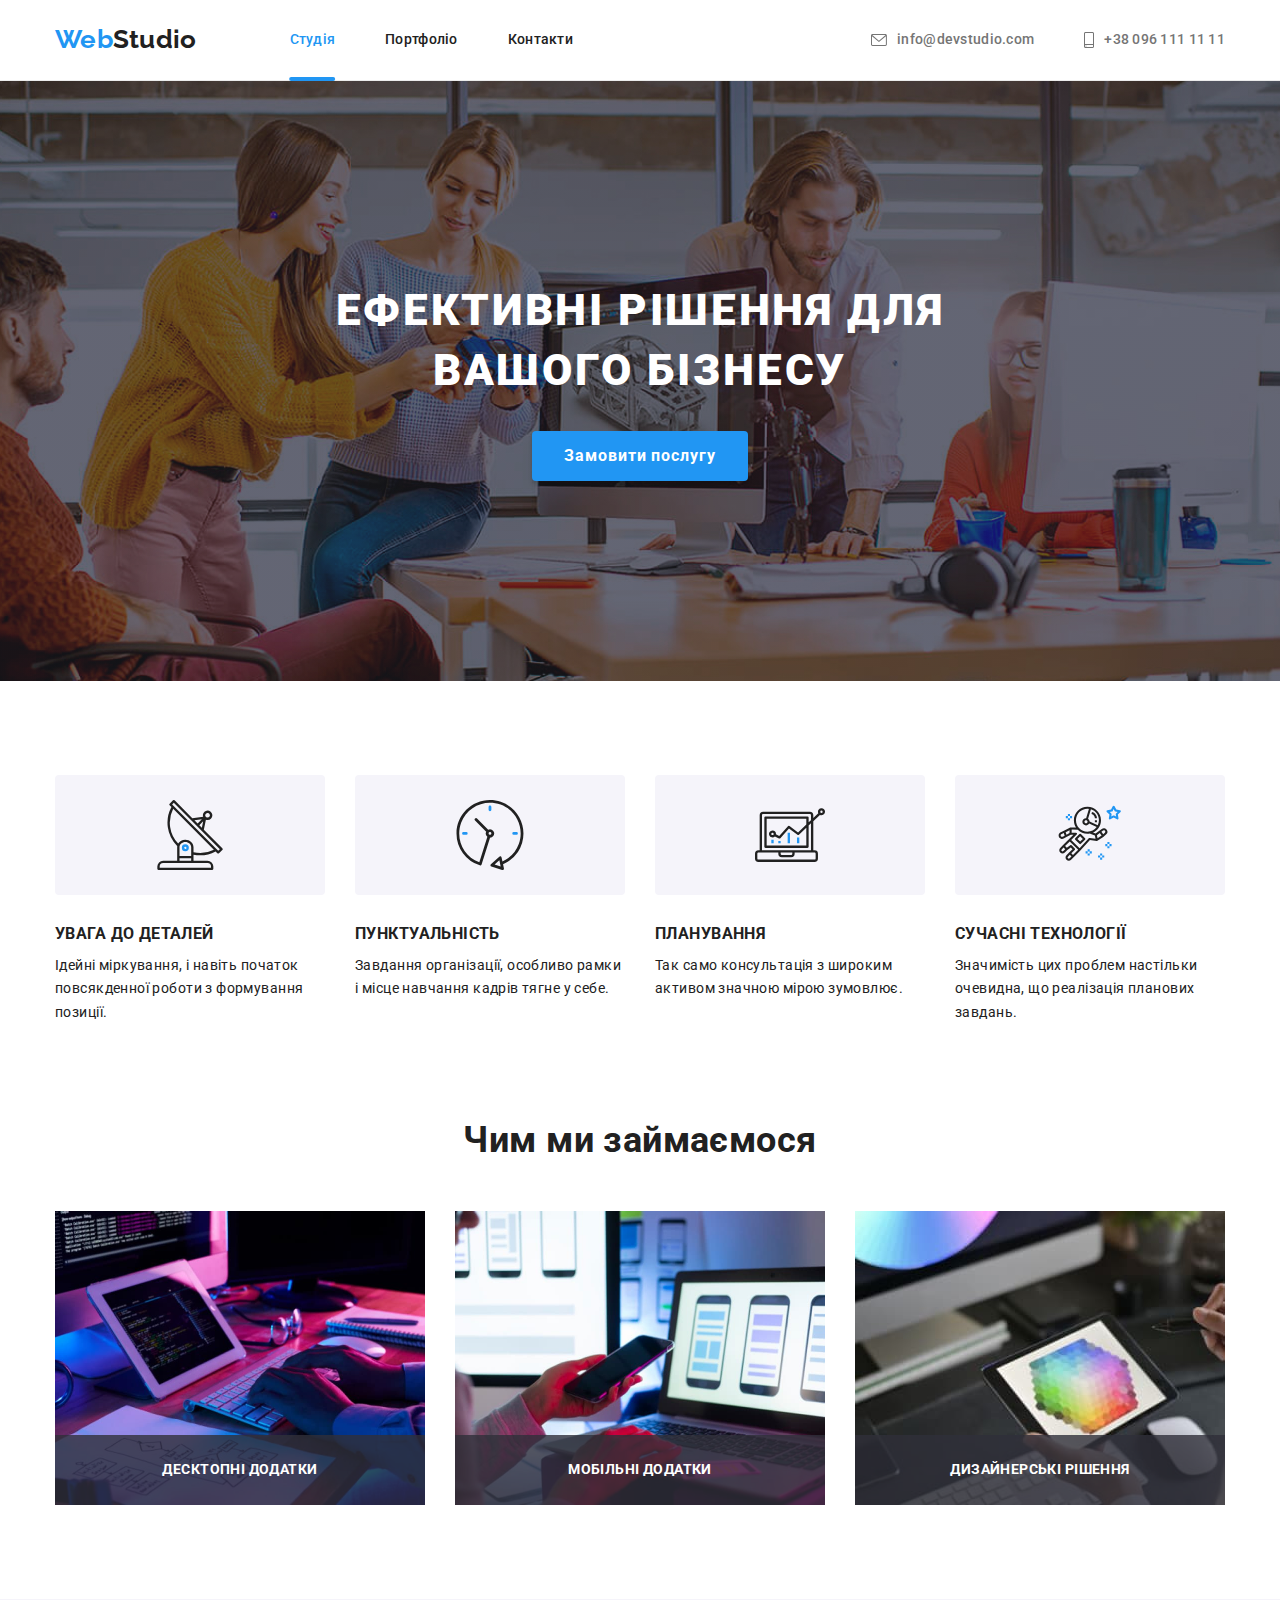
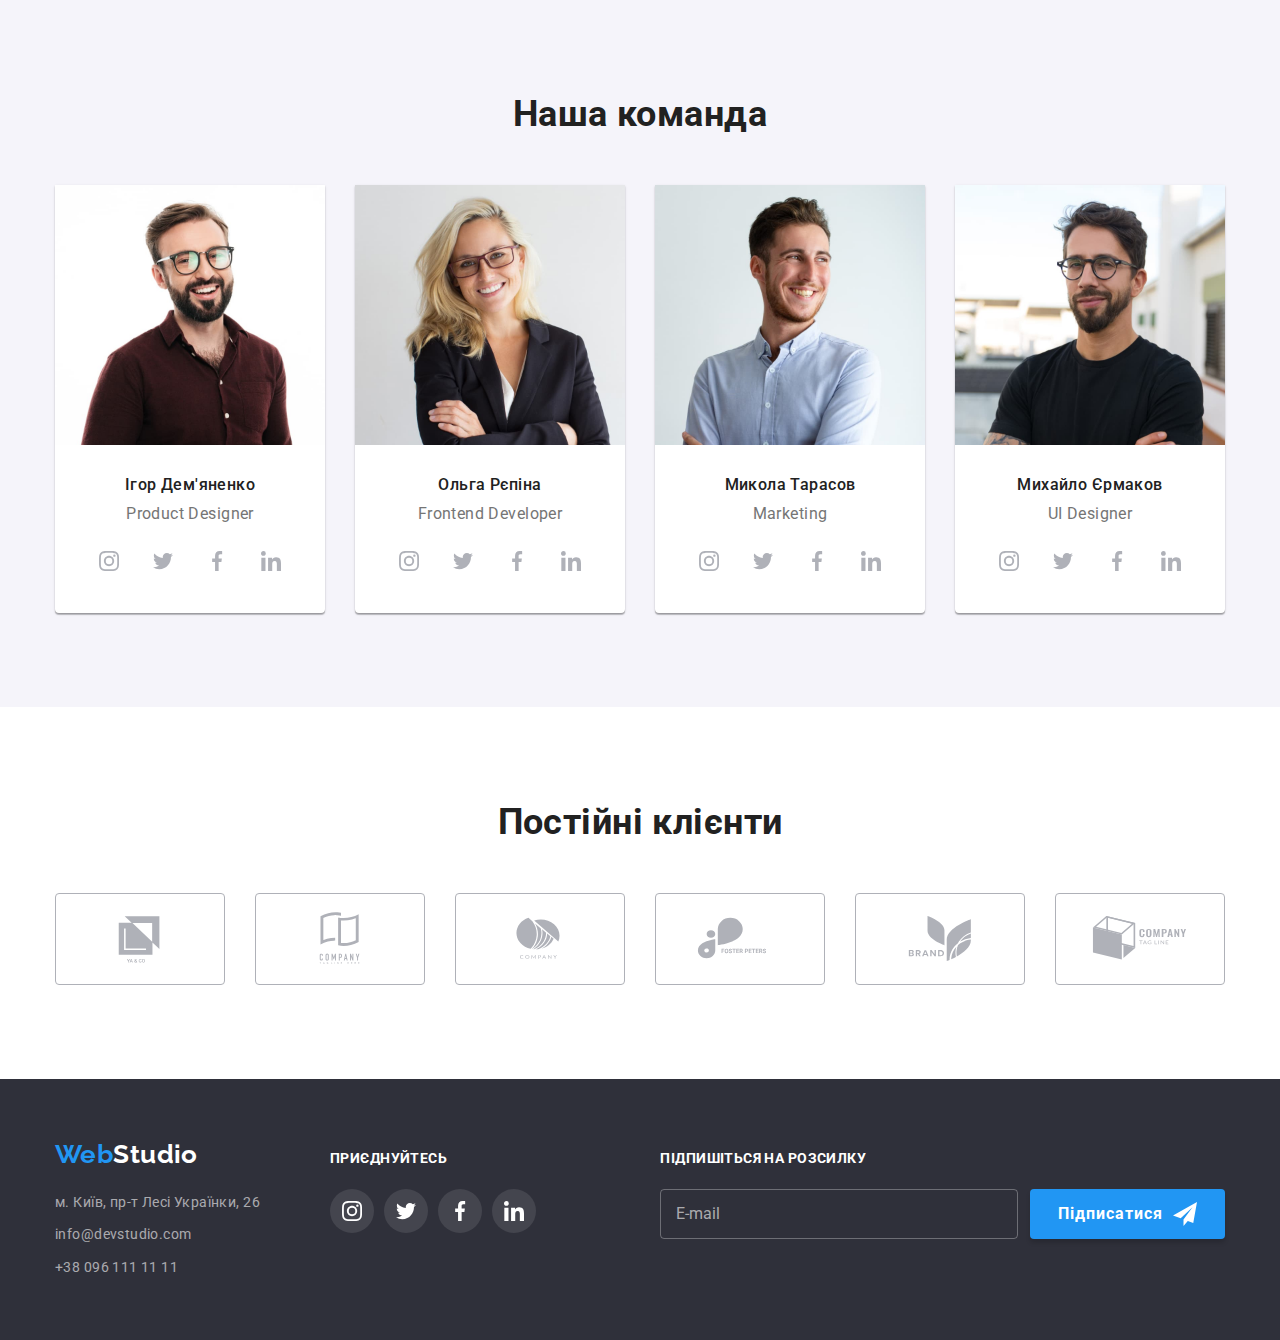
<file: index.html>
<!DOCTYPE html>
<html lang="uk">
  <head>
    <meta charset="UTF-8" />
    <meta http-equiv="X-UA-Compatible" content="IE=edge" />
    <meta name="viewport" content="width=device-width, initial-scale=1.0" />
    <title>WebStudio</title>
    <link
      href="https://fonts.googleapis.com/css2?family=Raleway:wght@700&family=Roboto:wght@400;500;700;900&display=swap"
      rel="stylesheet"
    />
    <link
      rel="stylesheet"
      href="https://cdnjs.cloudflare.com/ajax/libs/modern-normalize/1.1.0/modern-normalize.min.css"
    />
    <link rel="stylesheet" href="./css/main.min.css" />
  </head>
  <body>
    <header class="header">
      <div class="header__nav-box container">
        <nav class="main-nav">
          <a href="./index.html" class="header__logo link"
            >Web<span class="header__logo-span">Studio</span></a
          >
          <ul class="main-nav__list lists">
            <li class="main-nav__item">
              <a href="./index.html" class="main-nav__link link current"
                >Студія</a
              >
            </li>
            <li class="main-nav__item">
              <a href="./portfolio.html" class="main-nav__link link"
                >Портфоліо</a
              >
            </li>
            <li class="main-nav__item">
              <a href="" class="main-nav__link link">Контакти</a>
            </li>
          </ul>
        </nav>
        <ul class="header__auth-list lists">
          <li class="header__auth-item">
            <a href="mailto:info@devstudio.com" class="header__link link">
              <svg class="header__icon header__mail-icon">
                <use href="./images/icons.svg#icon-mail-icon"></use>
              </svg>
              info@devstudio.com</a
            >
          </li>
          <li class="header__auth-item">
            <a href="tel:+380961111111" class="header__link link"
              ><svg class="header__icon header__phone-icon">
                <use href="./images/icons.svg#icon-phone-icon"></use>
              </svg>
              +38 096 111 11 11</a
            >
          </li>
        </ul>
      </div>
    </header>
    <main>
      <section class="hero">
        <h1 class="hero__title">Ефективні рішення для вашого бізнесу</h1>
        <button type="button" class="hero__btn" data-modal-open>
          Замовити послугу
        </button>
      </section>
      <section class="features section">
        <div class="container">
          <h2 class="visually-hidden">Особливості</h2>
          <ul class="feature__list lists">
            <li class="feature__item">
              <div class="feature__icon-box">
                <svg class="feature__icon">
                  <use href="./images/icons.svg#icon-feature-icon-1"></use>
                </svg>
              </div>
              <h3 class="feature__title">Увага до деталей</h3>
              <p class="feature__desc">
                Ідейні міркування, і навіть початок повсякденної роботи з
                формування позиції.
              </p>
            </li>
            <li class="feature__item">
              <div class="feature__icon-box">
                <svg class="feature__icon">
                  <use href="./images/icons.svg#icon-feature-icon-2"></use>
                </svg>
              </div>
              <h3 class="feature__title">Пунктуальність</h3>
              <p class="feature__desc">
                Завдання організації, особливо рамки і місце навчання кадрів
                тягне у себе.
              </p>
            </li>
            <li class="feature__item">
              <div class="feature__icon-box">
                <svg class="feature__icon">
                  <use href="./images/icons.svg#icon-feature-icon-3"></use>
                </svg>
              </div>
              <h3 class="feature__title">Планування</h3>
              <p class="feature__desc">
                Так само консультація з широким активом значною мірою зумовлює.
              </p>
            </li>
            <li class="feature__item">
              <div class="feature__icon-box">
                <svg class="feature__icon">
                  <use href="./images/icons.svg#icon-feature-icon-4"></use>
                </svg>
              </div>
              <h3 class="feature__title">Сучасні технології</h3>
              <p class="feature__desc">
                Значимість цих проблем настільки очевидна, що реалізація
                планових завдань.
              </p>
            </li>
          </ul>
        </div>
      </section>
      <section class="about section">
        <div class="container">
          <h2 class="about__title">Чим ми займаємося</h2>
          <ul class="about__list lists">
            <li class="about__item">
              <img src="./images/img.jpg" alt="Робочий процес" width="370" />
              <p>Десктопні додатки</p>
            </li>
            <li class="about__item">
              <img
                src="./images/box2.jpg"
                alt="Адаптивна верстка"
                width="370"
              />
              <p>Мобільні додатки</p>
            </li>
            <li class="about__item">
              <img src="./images/box3.jpg" alt="Схема кольорів" width="370" />
              <p>Дизайнерські рішення</p>
            </li>
          </ul>
        </div>
      </section>
      <section class="team section">
        <div class="container">
          <h2 class="team__title">Наша команда</h2>
          <ul class="team__list lists">
            <li class="team__worker">
              <img src="./images/man1.jpg" alt="Ігор Дем'яненко" width="270" />
              <div class="worker__info">
                <h3 class="worker__name">Ігор Дем'яненко</h3>
                <p class="worker__position">Product Designer</p>
                <ul class="social__list lists">
                  <li class="social__item">
                    <a href="" class="worker__social__link social__link"
                      ><svg class="social__icon">
                        <use href="./images/icons.svg#icon-inst-icon"></use>
                      </svg>
                    </a>
                  </li>
                  <li class="social__item">
                    <a href="" class="worker__social__link social__link"
                      ><svg class="social__icon">
                        <use href="./images/icons.svg#icon-twitter-icon"></use>
                      </svg>
                    </a>
                  </li>
                  <li class="social__item">
                    <a href="" class="worker__social__link social__link"
                      ><svg class="social__icon">
                        <use href="./images/icons.svg#icon-facebook-icon"></use>
                      </svg>
                    </a>
                  </li>
                  <li class="social__item">
                    <a href="" class="worker__social__link social__link"
                      ><svg class="social__icon">
                        <use href="./images/icons.svg#icon-linkedin-icon"></use>
                      </svg>
                    </a>
                  </li>
                </ul>
              </div>
            </li>
            <li class="team__worker">
              <img src="./images/man2.jpg" alt="Ольга Рєпіна" width="270" />
              <div class="worker__info">
                <h3 class="worker__name">Ольга Рєпіна</h3>
                <p class="worker__position">Frontend Developer</p>
                <ul class="social__list lists">
                  <li class="social__item">
                    <a href="" class="worker__social__link social__link"
                      ><svg class="social__icon">
                        <use href="./images/icons.svg#icon-inst-icon"></use>
                      </svg>
                    </a>
                  </li>
                  <li class="social__item">
                    <a href="" class="worker__social__link social__link"
                      ><svg class="social__icon">
                        <use href="./images/icons.svg#icon-twitter-icon"></use>
                      </svg>
                    </a>
                  </li>
                  <li class="social__item">
                    <a href="" class="worker__social__link social__link"
                      ><svg class="social__icon">
                        <use href="./images/icons.svg#icon-facebook-icon"></use>
                      </svg>
                    </a>
                  </li>
                  <li class="social__item">
                    <a href="" class="worker__social__link social__link"
                      ><svg class="social__icon">
                        <use href="./images/icons.svg#icon-linkedin-icon"></use>
                      </svg>
                    </a>
                  </li>
                </ul>
              </div>
            </li>
            <li class="team__worker">
              <img src="./images/man3.jpg" alt="Микола Тарасов" width="270" />
              <div class="worker__info">
                <h3 class="worker__name">Микола Тарасов</h3>
                <p class="worker__position">Marketing</p>
                <ul class="social__list lists">
                  <li class="social__item">
                    <a href="" class="worker__social__link social__link"
                      ><svg class="social__icon">
                        <use href="./images/icons.svg#icon-inst-icon"></use>
                      </svg>
                    </a>
                  </li>
                  <li class="social__item">
                    <a href="" class="worker__social__link social__link"
                      ><svg class="social__icon">
                        <use href="./images/icons.svg#icon-twitter-icon"></use>
                      </svg>
                    </a>
                  </li>
                  <li class="social__item">
                    <a href="" class="worker__social__link social__link"
                      ><svg class="social__icon">
                        <use href="./images/icons.svg#icon-facebook-icon"></use>
                      </svg>
                    </a>
                  </li>
                  <li class="social__item">
                    <a href="" class="worker__social__link social__link"
                      ><svg class="social__icon">
                        <use href="./images/icons.svg#icon-linkedin-icon"></use>
                      </svg>
                    </a>
                  </li>
                </ul>
              </div>
            </li>
            <li class="team__worker">
              <img src="./images/man4.jpg" alt="Михайло Єрмаков" width="270" />
              <div class="worker__info">
                <h3 class="worker__name">Михайло Єрмаков</h3>
                <p class="worker__position">UI Designer</p>
                <ul class="social__list lists">
                  <li class="social__item">
                    <a href="" class="worker__social__link social__link"
                      ><svg class="social__icon">
                        <use href="./images/icons.svg#icon-inst-icon"></use>
                      </svg>
                    </a>
                  </li>
                  <li class="social__item">
                    <a href="" class="worker__social__link social__link"
                      ><svg class="social__icon">
                        <use href="./images/icons.svg#icon-twitter-icon"></use>
                      </svg>
                    </a>
                  </li>
                  <li class="social__item">
                    <a href="" class="worker__social__link social__link"
                      ><svg class="social__icon">
                        <use href="./images/icons.svg#icon-facebook-icon"></use>
                      </svg>
                    </a>
                  </li>
                  <li class="social__item">
                    <a href="" class="worker__social__link social__link"
                      ><svg class="social__icon">
                        <use href="./images/icons.svg#icon-linkedin-icon"></use>
                      </svg>
                    </a>
                  </li>
                </ul>
              </div>
            </li>
          </ul>
        </div>
      </section>
      <section class="clients section">
        <div class="container">
          <h2 class="clients__title">Постійні клієнти</h2>
          <ul class="clients__list lists">
            <li class="clients__item">
              <a href="" class="client__link">
                <svg class="client__icon">
                  <use href="./images/icons.svg#icon-client-logo-1"></use>
                </svg>
              </a>
            </li>
            <li class="clients__item">
              <a href="" class="client__link">
                <svg class="client__icon">
                  <use href="./images/icons.svg#icon-client-logo-2"></use>
                </svg>
              </a>
            </li>
            <li class="clients__item">
              <a href="" class="client__link">
                <svg class="client__icon">
                  <use href="./images/icons.svg#icon-client-logo-3"></use>
                </svg>
              </a>
            </li>
            <li class="clients__item">
              <a href="" class="client__link">
                <svg class="client__icon">
                  <use href="./images/icons.svg#icon-client-logo-4"></use>
                </svg>
              </a>
            </li>
            <li class="clients__item">
              <a href="" class="client__link">
                <svg class="client__icon">
                  <use href="./images/icons.svg#icon-client-logo-5"></use>
                </svg>
              </a>
            </li>
            <li class="clients__item">
              <a href="" class="client__link">
                <svg class="client__icon">
                  <use href="./images/icons.svg#icon-client-logo-6"></use>
                </svg>
              </a>
            </li>
          </ul>
        </div>
      </section>
    </main>
    <footer class="footer">
      <div class="footer__wrap container">
        <div>
          <a href="./index.html" class="footer__logo link"
            >Web<span class="footer__logo-span">Studio</span></a
          >
          <address class="footer__address">
            <ul class="address__list lists">
              <li class="address__item">
                <a
                  href="https://www.google.com.ua/maps/place/%D0%B1%D1%83%D0%BB.+%D0%9B%D0%B5%D1%81%D0%B8+%D0%A3%D0%BA%D1%80%D0%B0%D0%B8%D0%BD%D0%BA%D0%B8,+26,+%D0%9A%D0%B8%D0%B5%D0%B2,+02000/@50.4265807,30.5383858,17z/data=!3m1!4b1!4m5!3m4!1s0x40d4cf0e033ecbe9:0x57a4dffefec77da0!8m2!3d50.4265807!4d30.5383858?hl=ru"
                  target="_blank"
                  rel="noopener noreferrer"
                  class="address__link link"
                  >м. Київ, пр-т Лесі Українки, 26</a
                >
              </li>
              <li class="address__item">
                <a href="mailto:info@devstudio.com" class="address__link link"
                  >info@devstudio.com</a
                >
              </li>
              <li class="address__item">
                <a href="tel:+380961111111" class="address__link link"
                  >+38 096 111 11 11</a
                >
              </li>
            </ul>
          </address>
        </div>
        <div class="footer__socials">
          <b class="social__title">приєднуйтесь</b>
          <ul class="social__list lists">
            <li class="social__item">
              <a href="" class="footer__social__link">
                <svg class="social__icon">
                  <use href="./images/icons.svg#icon-inst-icon"></use>
                </svg>
              </a>
            </li>
            <li class="social__item">
              <a href="" class="footer__social__link">
                <svg class="social__icon">
                  <use href="./images/icons.svg#icon-twitter-icon"></use>
                </svg>
              </a>
            </li>
            <li class="social__item">
              <a href="" class="footer__social__link">
                <svg class="social__icon">
                  <use href="./images/icons.svg#icon-facebook-icon"></use>
                </svg>
              </a>
            </li>
            <li class="social__item">
              <a href="" class="footer__social__link">
                <svg class="social__icon">
                  <use href="./images/icons.svg#icon-linkedin-icon"></use>
                </svg>
              </a>
            </li>
          </ul>
        </div>
        <div class="footer__follow-box">
          <b class="follow__title">Підпишіться на розсилку</b>
          <form class="follow__form">
            <input
              class="follow__input"
              type="email"
              name="email"
              placeholder="E-mail"
            />
            <button class="follow__btn" type="submit">
              Підписатися
              <svg class="follow__icon">
                <use href="./images/icons.svg#icon-send"></use>
              </svg>
            </button>
          </form>
        </div>
      </div>
    </footer>
    <!-- modal -->
    <div class="backdrop is-hidden" data-modal>
      <div class="modal">
        <button class="modal__close-btn" type="button" data-modal-close>
          <svg class="modal__close-icon">
            <use href="./images/icons.svg#icon-close-btn"></use>
          </svg>
        </button>
        <form class="modal__form">
          <p class="modal__title">Залиште свої дані, ми вам передзвонимо</p>
          <label class="form__item">
            <span class="form__label">Ім'я</span>
            <div class="form__field">
              <input class="form__input" type="text" name="user-name" />
              <svg class="form__icon">
                <use href="./images/icons.svg#icon-person"></use>
              </svg>
            </div>
          </label>
          <label class="form__item">
            <span class="form__label">Телефон</span>
            <div class="form__field">
              <input class="form__input" type="tel" name="phone" />
              <svg class="form__icon">
                <use href="./images/icons.svg#icon-phone"></use>
              </svg>
            </div>
          </label>
          <label class="form__item">
            <span class="form__label">Пошта</span>
            <div class="form__field">
              <input class="form__input" type="email" name="email" />
              <svg class="form__icon">
                <use href="./images/icons.svg#icon-email"></use>
              </svg>
            </div>
          </label>
          <label>
            <span class="form__label">Коментар</span>
            <textarea
              class="form__comment"
              name="comment"
              placeholder="Введіть текст"
            ></textarea>
          </label>
          <label class="checkbox__label">
            <input type="checkbox" name="checkbox" class="visually-hidden" />
            <div class="checkbox">
              <svg class="checkbox__icon">
                <use href="./images/icons.svg#icon-checked"></use>
              </svg>
            </div>
            <p class="checkbox__info">
              Погоджуюся з розсилкою та приймаю
              <a href="" class="checkbox__link">Умови договору</a>
            </p>
          </label>
          <button type="submit" class="form__btn">Відправити</button>
        </form>
      </div>
    </div>
    <script src="./js/modal.js"></script>
  </body>
</html>
</file>
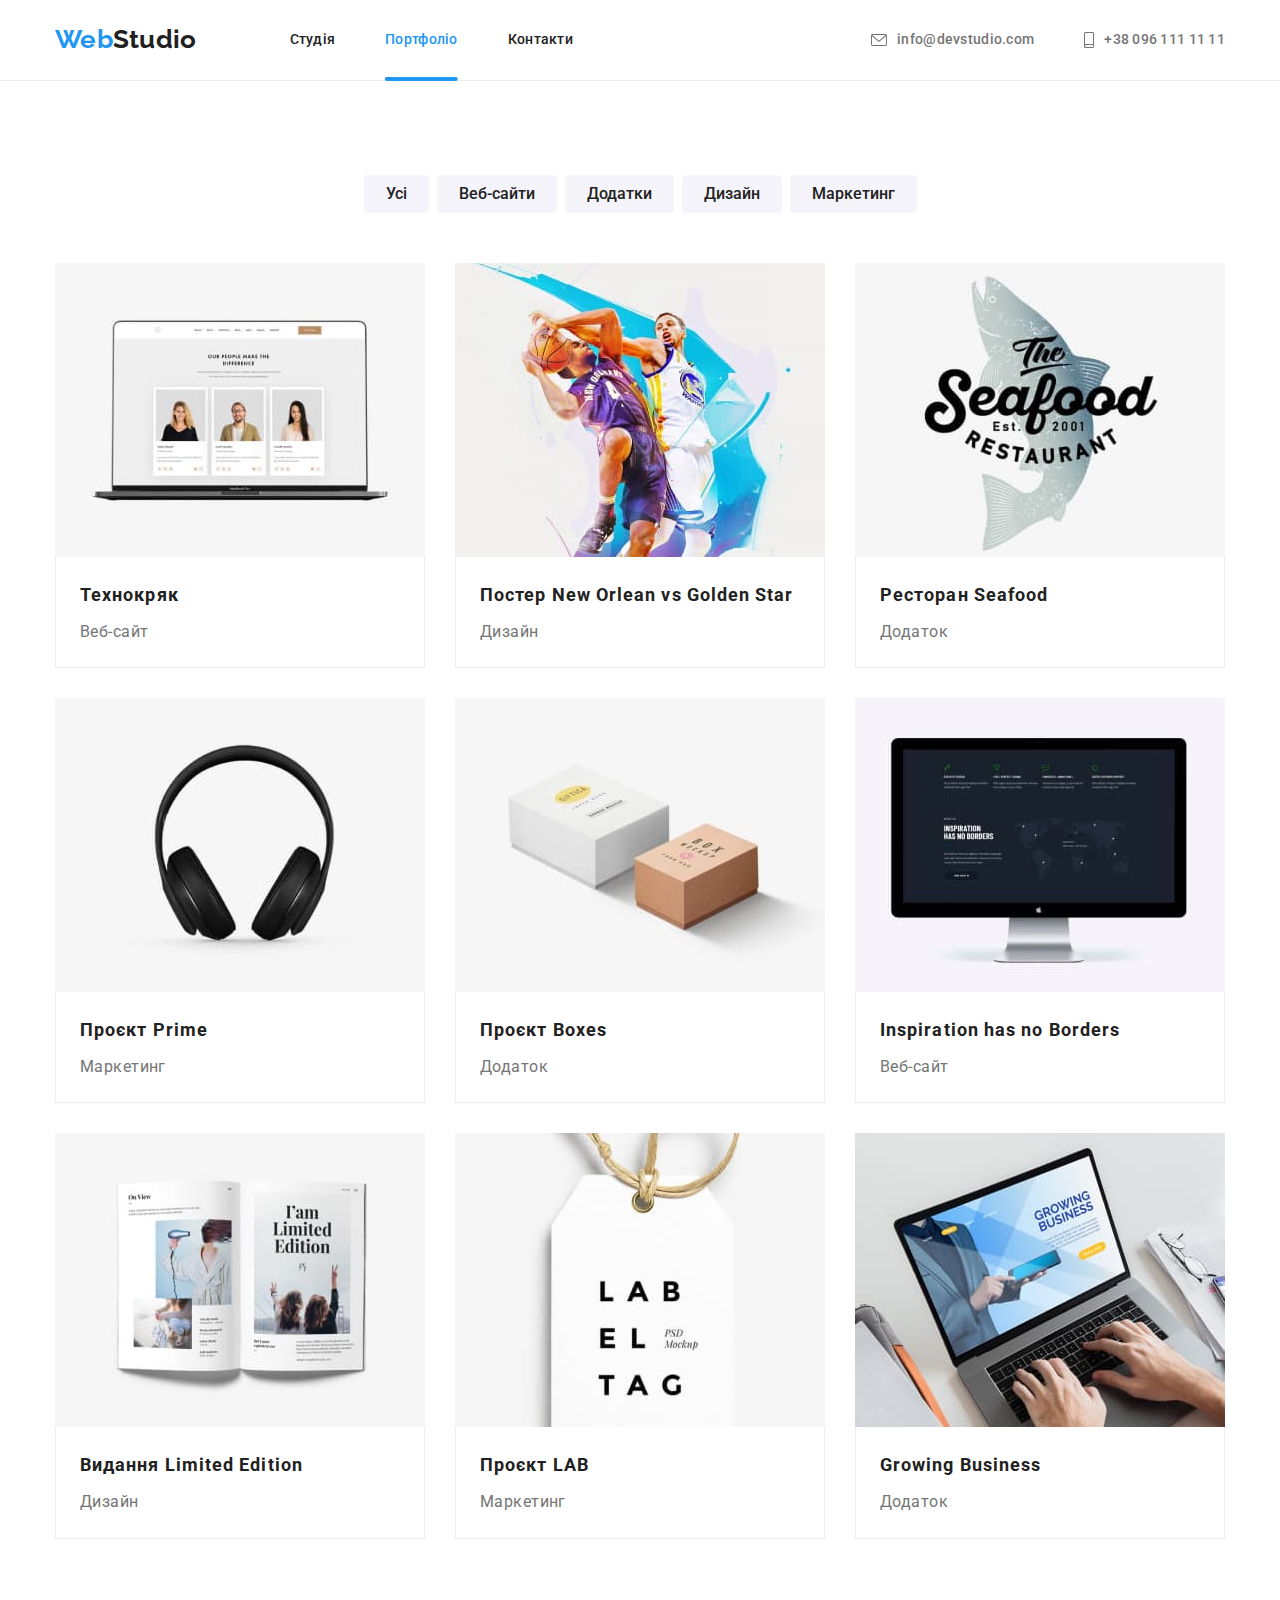
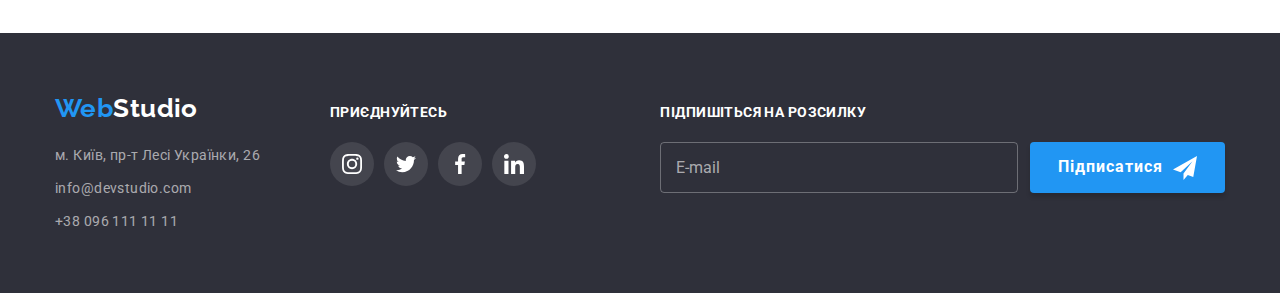
<file: portfolio.html>
<!DOCTYPE html>
<html lang="uk">
  <head>
    <meta charset="UTF-8" />
    <meta http-equiv="X-UA-Compatible" content="IE=edge" />
    <meta name="viewport" content="width=device-width, initial-scale=1.0" />
    <title>Портфоліо</title>
    <link
      href="https://fonts.googleapis.com/css2?family=Raleway:wght@700&family=Roboto:wght@400;500;700;900&display=swap"
      rel="stylesheet"
    />
    <link
      rel="stylesheet"
      href="https://cdnjs.cloudflare.com/ajax/libs/modern-normalize/1.1.0/modern-normalize.min.css"
    />
    <link rel="stylesheet" href="./css/main.min.css" />
  </head>
  <body>
    <header class="header">
      <div class="header__nav-box container">
        <nav class="main-nav">
          <a href="./index.html" class="header__logo link"
            >Web<span class="header__logo-span">Studio</span></a
          >
          <ul class="main-nav__list lists">
            <li class="main-nav__item">
              <a href="./index.html" class="main-nav__link link">Студія</a>
            </li>
            <li class="main-nav__item">
              <a href="./portfolio.html" class="main-nav__link link current"
                >Портфоліо</a
              >
            </li>
            <li class="main-nav__item">
              <a href="" class="main-nav__link link">Контакти</a>
            </li>
          </ul>
        </nav>
        <ul class="header__auth-list lists">
          <li class="header__auth-item">
            <a href="mailto:info@devstudio.com" class="header__link link">
              <svg class="header__icon header__mail-icon">
                <use href="./images/icons.svg#icon-mail-icon"></use>
              </svg>
              info@devstudio.com</a
            >
          </li>
          <li class="header__auth-item">
            <a href="tel:+380961111111" class="header__link link"
              ><svg class="header__icon header__phone-icon">
                <use href="./images/icons.svg#icon-phone-icon"></use>
              </svg>
              +38 096 111 11 11</a
            >
          </li>
        </ul>
      </div>
    </header>
    <main>
      <h1 class="visually-hidden">Portfolio</h1>
      <section class="portfolio section container">
        <ul class="portfolio__filter lists">
          <li class="filter__item">
            <button type="button" class="filter__btn">Усі</button>
          </li>
          <li class="filter__item">
            <button type="button" class="filter__btn">Веб-сайти</button>
          </li>
          <li class="filter__item">
            <button type="button" class="filter__btn">Додатки</button>
          </li>
          <li class="filter__item">
            <button type="button" class="filter__btn">Дизайн</button>
          </li>
          <li class="filter__item">
            <button type="button" class="filter__btn">Маркетинг</button>
          </li>
        </ul>
        <ul class="portfolio__card-set lists">
          <li class="card">
            <a href="./index.html" class="card__link link">
              <div class="card__wrap">
                <div class="card__overlay">
                  <p>
                    Ресурс пропонує комплексні пропозиції з різним рівнем
                    функціоналу та сервісів. Все це дозволить відвідувачу
                    отримати вичерпні відомості про компанію чи приватну особу.
                  </p>
                </div>
                <img
                  src="./images/portfolio/img-1.jpg"
                  alt="Веб-сайт 'Технокряк'"
                  width="370"
                  class="card__img"
                />
              </div>
              <div class="card__info">
                <h2 class="card__title">Технокряк</h2>
                <p class="card__desc">Веб-сайт</p>
              </div></a
            >
          </li>
          <li class="card">
            <a href="" class="card__link link">
              <div class="card__wrap">
                <div class="card__overlay">
                  <p>
                    Ресурс пропонує комплексні пропозиції з різним рівнем
                    функціоналу та сервісів. Все це дозволить відвідувачу
                    отримати вичерпні відомості про компанію чи приватну особу.
                  </p>
                </div>
                <img
                  src="./images/portfolio/img-2.jpg"
                  alt="Дизайн 'Постер New Orlean vs Golden Star'"
                  width="370"
                  class="card__img"
                />
              </div>
              <div class="card__info">
                <h2 class="card__title">Постер New Orlean vs Golden Star</h2>
                <p class="card__desc">Дизайн</p>
              </div></a
            >
          </li>
          <li class="card">
            <a href="" class="card__link link">
              <div class="card__wrap">
                <div class="card__overlay">
                  <p>
                    Ресурс пропонує комплексні пропозиції з різним рівнем
                    функціоналу та сервісів. Все це дозволить відвідувачу
                    отримати вичерпні відомості про компанію чи приватну особу.
                  </p>
                </div>
                <img
                  src="./images/portfolio/img-3.jpg"
                  alt="Додаток 'Ресторан Seafood'"
                  width="370"
                  class="card__img"
                />
              </div>
              <div class="card__info">
                <h2 class="card__title">Ресторан Seafood</h2>
                <p class="card__desc">Додаток</p>
              </div></a
            >
          </li>
          <li class="card">
            <a href="" class="card__link link">
              <div class="card__wrap">
                <div class="card__overlay">
                  <p>
                    Ресурс пропонує комплексні пропозиції з різним рівнем
                    функціоналу та сервісів. Все це дозволить відвідувачу
                    отримати вичерпні відомості про компанію чи приватну особу.
                  </p>
                </div>
                <img
                  src="./images/portfolio/img-4.jpg"
                  alt="Маркетинг 'Проєкт Prime'"
                  width="370"
                  class="card__img"
                />
              </div>
              <div class="card__info">
                <h2 class="card__title">Проєкт Prime</h2>
                <p class="card__desc">Маркетинг</p>
              </div></a
            >
          </li>
          <li class="card">
            <a href="" class="card__link link">
              <div class="card__wrap">
                <div class="card__overlay">
                  <p>
                    Ресурс пропонує комплексні пропозиції з різним рівнем
                    функціоналу та сервісів. Все це дозволить відвідувачу
                    отримати вичерпні відомості про компанію чи приватну особу.
                  </p>
                </div>
                <img
                  src="./images/portfolio/img-5.jpg"
                  alt="Додаток 'Проєкт Boxes'"
                  width="370"
                  class="card__img"
                />
              </div>
              <div class="card__info">
                <h2 class="card__title">Проєкт Boxes</h2>
                <p class="card__desc">Додаток</p>
              </div></a
            >
          </li>
          <li class="card">
            <a href="" class="card__link link">
              <div class="card__wrap">
                <div class="card__overlay">
                  <p>
                    Ресурс пропонує комплексні пропозиції з різним рівнем
                    функціоналу та сервісів. Все це дозволить відвідувачу
                    отримати вичерпні відомості про компанію чи приватну особу.
                  </p>
                </div>
                <img
                  src="./images/portfolio/img-6.jpg"
                  alt="Веб-сайт 'Inspiration has no Borders'"
                  width="370"
                  class="card__img"
                />
              </div>
              <div class="card__info">
                <h2 class="card__title">Inspiration has no Borders</h2>
                <p class="card__desc">Веб-сайт</p>
              </div></a
            >
          </li>
          <li class="card">
            <a href="" class="card__link link">
              <div class="card__wrap">
                <div class="card__overlay">
                  <p>
                    Ресурс пропонує комплексні пропозиції з різним рівнем
                    функціоналу та сервісів. Все це дозволить відвідувачу
                    отримати вичерпні відомості про компанію чи приватну особу.
                  </p>
                </div>
                <img
                  src="./images/portfolio/img-7.jpg"
                  alt="Дизайн 'Видання Limited Edition'"
                  width="370"
                  class="card__img"
                />
              </div>
              <div class="card__info">
                <h2 class="card__title">Видання Limited Edition</h2>
                <p class="card__desc">Дизайн</p>
              </div></a
            >
          </li>
          <li class="card">
            <a href="" class="card__link link">
              <div class="card__wrap">
                <div class="card__overlay">
                  <p>
                    Ресурс пропонує комплексні пропозиції з різним рівнем
                    функціоналу та сервісів. Все це дозволить відвідувачу
                    отримати вичерпні відомості про компанію чи приватну особу.
                  </p>
                </div>
                <img
                  src="./images/portfolio/img-8.jpg"
                  alt="Маркетинг 'Проєкт LAB'"
                  width="370"
                  class="card__img"
                />
              </div>
              <div class="card__info">
                <h2 class="card__title">Проєкт LAB</h2>
                <p class="card__desc">Маркетинг</p>
              </div></a
            >
          </li>
          <li class="card">
            <a href="" class="card__link link">
              <div class="card__wrap">
                <div class="card__overlay">
                  <p>
                    Ресурс пропонує комплексні пропозиції з різним рівнем
                    функціоналу та сервісів. Все це дозволить відвідувачу
                    отримати вичерпні відомості про компанію чи приватну особу.
                  </p>
                </div>
                <img
                  src="./images/portfolio/img-9.jpg"
                  alt="Додаток 'Growing Business'"
                  width="370"
                  class="card__img"
                />
              </div>
              <div class="card__info">
                <h2 class="card__title">Growing Business</h2>
                <p class="card__desc">Додаток</p>
              </div></a
            >
          </li>
        </ul>
      </section>
    </main>
    <footer class="footer">
      <div class="footer__wrap container">
        <div>
          <a href="./index.html" class="footer__logo link"
            >Web<span class="footer__logo-span">Studio</span></a
          >
          <address class="footer__address">
            <ul class="address__list lists">
              <li class="address__item">
                <a
                  href="https://www.google.com.ua/maps/place/%D0%B1%D1%83%D0%BB.+%D0%9B%D0%B5%D1%81%D0%B8+%D0%A3%D0%BA%D1%80%D0%B0%D0%B8%D0%BD%D0%BA%D0%B8,+26,+%D0%9A%D0%B8%D0%B5%D0%B2,+02000/@50.4265807,30.5383858,17z/data=!3m1!4b1!4m5!3m4!1s0x40d4cf0e033ecbe9:0x57a4dffefec77da0!8m2!3d50.4265807!4d30.5383858?hl=ru"
                  target="_blank"
                  rel="noopener noreferrer"
                  class="address__link link"
                  >м. Київ, пр-т Лесі Українки, 26</a
                >
              </li>
              <li class="address__item">
                <a href="mailto:info@devstudio.com" class="address__link link"
                  >info@devstudio.com</a
                >
              </li>
              <li class="address__item">
                <a href="tel:+380961111111" class="address__link link"
                  >+38 096 111 11 11</a
                >
              </li>
            </ul>
          </address>
        </div>
        <div class="footer__socials">
          <b class="social__title">приєднуйтесь</b>
          <ul class="social__list lists">
            <li class="social__item">
              <a href="" class="footer__social__link">
                <svg class="social__icon">
                  <use href="./images/icons.svg#icon-inst-icon"></use>
                </svg>
              </a>
            </li>
            <li class="social__item">
              <a href="" class="footer__social__link">
                <svg class="social__icon">
                  <use href="./images/icons.svg#icon-twitter-icon"></use>
                </svg>
              </a>
            </li>
            <li class="social__item">
              <a href="" class="footer__social__link">
                <svg class="social__icon">
                  <use href="./images/icons.svg#icon-facebook-icon"></use>
                </svg>
              </a>
            </li>
            <li class="social__item">
              <a href="" class="footer__social__link">
                <svg class="social__icon">
                  <use href="./images/icons.svg#icon-linkedin-icon"></use>
                </svg>
              </a>
            </li>
          </ul>
        </div>
        <div class="footer__follow-box">
          <b class="follow__title">Підпишіться на розсилку</b>
          <form class="follow__form">
            <input
              class="follow__input"
              type="email"
              name="email"
              placeholder="E-mail"
            />
            <button class="follow__btn" type="submit">
              Підписатися
              <svg class="follow__icon">
                <use href="./images/icons.svg#icon-send"></use>
              </svg>
            </button>
          </form>
        </div>
      </div>
    </footer>
    <script src="./js/modal.js"></script>
  </body>
</html>
</file>
<file: css/main.min.css>
body{background:#fff;font-family:"Roboto",sans-serif;letter-spacing:.03em;line-height:1.7;font-size:14px;color:#212121}.visually-hidden{position:absolute;white-space:nowrap;width:1px;height:1px;overflow:hidden;border:0;padding:0;clip:rect(0 0 0 0);-webkit-clip-path:inset(50%);clip-path:inset(50%);margin:-1px}.container{width:1200px;margin:0 auto;padding:0 15px}h1,h2,h3,h4,h5,h6,p{margin:0}img{display:block}.section{padding:94px 0}.lists{margin:0;padding:0;list-style:none}.link{text-decoration:none}.no-scroll{overflow:hidden}.footer__logo,.header__logo{font-family:"Raleway",sans-serif;color:#2196f3;font-weight:700;font-size:26px;line-height:1.2}.header{min-width:1200px;font-weight:500;line-height:1.14;letter-spacing:.02em;border-bottom:1px solid #ececec}.main-nav,.header__nav-box{display:-webkit-box;display:-ms-flexbox;display:flex;-webkit-box-align:center;-ms-flex-align:center;align-items:center}.main-nav__list{display:-webkit-box;display:-ms-flexbox;display:flex;margin-left:93px}.main-nav__item{position:relative}.main-nav__item:not(:last-child){margin-right:50px}.main-nav__link{display:block;padding:32px 0;color:#212121;-webkit-transition:color 250ms cubic-bezier(0.4, 0, 0.2, 1);transition:color 250ms cubic-bezier(0.4, 0, 0.2, 1)}.main-nav__link:focus,.main-nav__link:hover{color:#2196f3}.header__logo-span{color:#212121}.header__auth-list{display:-webkit-box;display:-ms-flexbox;display:flex;margin-left:auto}.header__auth-item+.header__auth-item{margin-left:50px}.header__link{display:-webkit-inline-box;display:-ms-inline-flexbox;display:inline-flex;-webkit-box-align:center;-ms-flex-align:center;align-items:center;padding:32px 0;color:#757575;-webkit-transition:color 250ms cubic-bezier(0.4, 0, 0.2, 1);transition:color 250ms cubic-bezier(0.4, 0, 0.2, 1)}.header__link:hover,.header__link:focus{color:#2196f3}.header__icon{margin-right:10px;fill:currentColor}.header__phone-icon{width:10px;height:16px}.header__mail-icon{width:16px;height:12px}.current{color:#2196f3}.current::after{position:absolute;bottom:-1px;left:50%;-webkit-transform:translate(-50%);transform:translate(-50%);content:"";display:block;width:100%;height:4px;border-radius:2px;background-color:#2196f3}.form__btn,.follow__btn,.hero__btn{margin:0 auto;display:-webkit-box;display:-ms-flexbox;display:flex;-webkit-box-pack:center;-ms-flex-pack:center;justify-content:center;-webkit-box-align:center;-ms-flex-align:center;align-items:center;font-family:inherit;font-size:16px;font-weight:700;line-height:1.9;letter-spacing:.06em;border:none;border-radius:4px;color:#fff;background-color:#2196f3;-webkit-box-shadow:0px 4px 4px rgba(0,0,0,.15);box-shadow:0px 4px 4px rgba(0,0,0,.15);-webkit-transition:background-color 250ms cubic-bezier(0.4, 0, 0.2, 1);transition:background-color 250ms cubic-bezier(0.4, 0, 0.2, 1);cursor:pointer}.form__btn:hover,.follow__btn:hover,.hero__btn:hover,.form__btn:focus,.follow__btn:focus,.hero__btn:focus{background-color:#188ce8}.filter__btn{padding:6px 22px;background-color:#f5f4fa;color:#212121;font-family:inherit;font-size:16px;font-weight:500;line-height:1.6;cursor:pointer;border:none;border-radius:4px;-webkit-box-shadow:none;box-shadow:none;-webkit-transition:background-color 250ms cubic-bezier(0.4, 0, 0.2, 1),color 250ms cubic-bezier(0.4, 0, 0.2, 1),-webkit-box-shadow 250ms cubic-bezier(0.4, 0, 0.2, 1);transition:background-color 250ms cubic-bezier(0.4, 0, 0.2, 1),color 250ms cubic-bezier(0.4, 0, 0.2, 1),-webkit-box-shadow 250ms cubic-bezier(0.4, 0, 0.2, 1);transition:background-color 250ms cubic-bezier(0.4, 0, 0.2, 1),color 250ms cubic-bezier(0.4, 0, 0.2, 1),box-shadow 250ms cubic-bezier(0.4, 0, 0.2, 1);transition:background-color 250ms cubic-bezier(0.4, 0, 0.2, 1),color 250ms cubic-bezier(0.4, 0, 0.2, 1),box-shadow 250ms cubic-bezier(0.4, 0, 0.2, 1),-webkit-box-shadow 250ms cubic-bezier(0.4, 0, 0.2, 1)}.filter__btn:hover,.filter__btn:focus{background-color:#2196f3;color:#fff;-webkit-box-shadow:0px 3px 1px rgba(0,0,0,.1),0px 1px 2px rgba(0,0,0,.08),0px 2px 2px rgba(0,0,0,.12);box-shadow:0px 3px 1px rgba(0,0,0,.1),0px 1px 2px rgba(0,0,0,.08),0px 2px 2px rgba(0,0,0,.12)}.hero{max-width:1600px;height:600px;background-image:-webkit-gradient(linear, left top, left bottom, from(rgba(47, 48, 58, 0.4)), to(rgba(47, 48, 58, 0.4))),url(../images/bg-img.jpg);background-image:linear-gradient(rgba(47, 48, 58, 0.4), rgba(47, 48, 58, 0.4)),url(../images/bg-img.jpg);background-color:#c4c4c4;background-repeat:no-repeat;background-size:cover;background-position:center;margin:0 auto;padding:200px 0}.hero__title{margin:0 auto;margin-bottom:30px;font-weight:900;font-size:44px;line-height:1.36;text-align:center;letter-spacing:.06em;text-transform:uppercase;max-width:696px;color:#fff}.hero__btn{padding:10px 32px}.clients__title,.team__title,.about__title{margin-bottom:50px;font-size:36px;line-height:1.17;text-align:center}.features{padding-bottom:47px}.feature__title{line-height:1.14;text-transform:uppercase;margin-bottom:10px}.feature__list{display:-webkit-box;display:-ms-flexbox;display:flex}.feature__item{width:270px}.feature__item:not(:last-child){margin-right:30px}.feature__icon-box{display:-webkit-box;display:-ms-flexbox;display:flex;margin-bottom:30px;-webkit-box-align:center;-ms-flex-align:center;align-items:center;-webkit-box-pack:center;-ms-flex-pack:center;justify-content:center;height:120px;border-radius:4px;background-color:#f5f4fa}.feature__icon{height:70px;width:70px}.feat___desc{color:#757575}.about{padding-top:47px}.about__list{display:-webkit-box;display:-ms-flexbox;display:flex}.about__list>li:not(:last-child){margin-right:30px}.about__item{position:relative}.about__item p{position:absolute;bottom:0;font-weight:700;width:100%;padding:27px 0;line-height:1.14;text-transform:uppercase;color:#fff;background:rgba(47,48,58,.8);text-align:center}.team{min-width:1200px;background:#f5f4fa}.team__list{display:-webkit-box;display:-ms-flexbox;display:flex}.team__worker{width:270px;background-color:#fff;-webkit-box-shadow:0px 1px 3px rgba(0,0,0,.12),0px 1px 1px rgba(0,0,0,.14),0px 2px 1px rgba(0,0,0,.2);box-shadow:0px 1px 3px rgba(0,0,0,.12),0px 1px 1px rgba(0,0,0,.14),0px 2px 1px rgba(0,0,0,.2);border-radius:0 0 4px 4px}.team__worker:not(:last-child){margin-right:30px}.worker__info{padding:30px 0}.worker__name{margin-bottom:10px;font-size:16px;font-weight:500;line-height:1.19;text-align:center}.worker__position{font-size:16px;line-height:1.19;color:#757575;text-align:center;margin-bottom:16px}.worker__social__link{background-color:rgba(0,0,0,0);color:#afb1b8}.social__list{display:-webkit-box;display:-ms-flexbox;display:flex;-webkit-box-pack:center;-ms-flex-pack:center;justify-content:center}.social__item:not(:last-child){margin-right:10px}.footer__social__link,.worker__social__link{display:-webkit-box;display:-ms-flexbox;display:flex;-webkit-box-pack:center;-ms-flex-pack:center;justify-content:center;-webkit-box-align:center;-ms-flex-align:center;align-items:center;height:44px;width:44px;border-radius:50%;-webkit-transition:color 250ms cubic-bezier(0.4, 0, 0.2, 1),background-color 250ms cubic-bezier(0.4, 0, 0.2, 1);transition:color 250ms cubic-bezier(0.4, 0, 0.2, 1),background-color 250ms cubic-bezier(0.4, 0, 0.2, 1)}.footer__social__link:hover,.worker__social__link:hover,.footer__social__link:focus,.worker__social__link:focus{background-color:#2196f3;color:#fff}.social__icon{width:20px;height:20px;fill:currentColor}.clients__list{display:-webkit-box;display:-ms-flexbox;display:flex}.clients__item:not(:first-child){margin-left:30px}.client__link{display:-webkit-box;display:-ms-flexbox;display:flex;-webkit-box-pack:center;-ms-flex-pack:center;justify-content:center;-webkit-box-align:center;-ms-flex-align:center;align-items:center;width:170px;height:92px;color:#afb1b8;border:1px solid currentColor;border-radius:4px;-webkit-transition:color #afb1b8 cubic-bezier(0.4, 0, 0.2, 1);transition:color #afb1b8 cubic-bezier(0.4, 0, 0.2, 1)}.client__link:hover,.client__link:focus{color:#2196f3}.client__icon{fill:currentColor;width:106px;height:60px}.portfolio__filter{display:-webkit-box;display:-ms-flexbox;display:flex;-webkit-box-pack:center;-ms-flex-pack:center;justify-content:center;margin-bottom:50px}.filter__item:not(:last-child){margin-right:8px}.portfolio__card-set{display:-webkit-box;display:-ms-flexbox;display:flex;-webkit-box-pack:center;-ms-flex-pack:center;justify-content:center;-ms-flex-wrap:wrap;flex-wrap:wrap;margin:-15px}.card{width:370px;margin:15px}.card__wrap{position:relative;overflow:hidden}.card__overlay{position:absolute;width:100%;height:100%;padding:63px 24px;color:#fff;background-color:rgba(33,150,243,.9);-webkit-transform:translateY(100%);transform:translateY(100%);-webkit-transition:-webkit-transform 250ms cubic-bezier(0.4, 0, 0.2, 1);transition:-webkit-transform 250ms cubic-bezier(0.4, 0, 0.2, 1);transition:transform 250ms cubic-bezier(0.4, 0, 0.2, 1);transition:transform 250ms cubic-bezier(0.4, 0, 0.2, 1), -webkit-transform 250ms cubic-bezier(0.4, 0, 0.2, 1)}.card__overlay p{font-size:18px;line-height:1.6}.card__link:hover .card__overlay,.card__link:focus .card__overlay{-webkit-transform:translateY(0%);transform:translateY(0%)}.card__info{padding:20px 24px;border:1px solid #eee;border-top:none}.card__title{color:#212121;font-size:18px;line-height:2;letter-spacing:.06em;margin-bottom:4px}.card__desc{font-size:16px;line-height:1.9;color:#757575}.card__link{-webkit-box-shadow:none;box-shadow:none;-webkit-transition:-webkit-box-shadow 250ms cubic-bezier(0.4, 0, 0.2, 1);transition:-webkit-box-shadow 250ms cubic-bezier(0.4, 0, 0.2, 1);transition:box-shadow 250ms cubic-bezier(0.4, 0, 0.2, 1);transition:box-shadow 250ms cubic-bezier(0.4, 0, 0.2, 1), -webkit-box-shadow 250ms cubic-bezier(0.4, 0, 0.2, 1)}.card__link:hover,.card__link:focus{display:block;-webkit-box-shadow:0px 1px 1px rgba(0,0,0,.12),0px 4px 4px rgba(0,0,0,.06),1px 4px 6px rgba(0,0,0,.16);box-shadow:0px 1px 1px rgba(0,0,0,.12),0px 4px 4px rgba(0,0,0,.06),1px 4px 6px rgba(0,0,0,.16)}.footer{min-width:1200px;padding:60px 0;background-color:#2f303a}.footer__wrap{display:-webkit-box;display:-ms-flexbox;display:flex;-webkit-box-align:baseline;-ms-flex-align:baseline;align-items:baseline}.footer__logo{display:block;margin-bottom:20px}.footer__logo-span{color:#fff}.footer__address{font-style:normal}.address__item:not(:last-child){margin-bottom:9px}.address__link{color:rgba(255,255,255,.6);-webkit-transition:color 250ms cubic-bezier(0.4, 0, 0.2, 1);transition:color 250ms cubic-bezier(0.4, 0, 0.2, 1)}.address__link:hover,.address__link:focus{color:#fff}.footer__socials{margin-left:70px}.footer__social__link{color:#fff;background-color:rgba(255,255,255,.1)}.social__title,.follow__title{display:inline-block;margin-bottom:20px;font-weight:700;line-height:1.4;text-transform:uppercase;color:#fff}.footer__follow-box{margin-left:auto}.follow__form{display:-webkit-box;display:-ms-flexbox;display:flex}.follow__input{width:358px;color:#fff;padding:15px;border:1px solid rgba(255,255,255,.3);border-radius:4px;background-color:rgba(0,0,0,0);-webkit-transition:border 250ms cubic-bezier(0.4, 0, 0.2, 1);transition:border 250ms cubic-bezier(0.4, 0, 0.2, 1)}.follow__input::-webkit-input-placeholder{font-size:16px;line-height:1.25;color:rgba(255,255,255,.6)}.follow__input::-moz-placeholder{font-size:16px;line-height:1.25;color:rgba(255,255,255,.6)}.follow__input:-ms-input-placeholder{font-size:16px;line-height:1.25;color:rgba(255,255,255,.6)}.follow__input::-ms-input-placeholder{font-size:16px;line-height:1.25;color:rgba(255,255,255,.6)}.follow__input::placeholder{font-size:16px;line-height:1.25;color:rgba(255,255,255,.6)}.follow__input:focus{border-color:#fff;outline:none}.follow__btn{margin-left:12px;padding:10px 28px}.follow__icon{display:inline-block;margin-left:10px;width:24px;height:24px}.backdrop{position:fixed;top:0;left:0;width:100%;height:100%;background-color:rgba(0,0,0,.2);opacity:1}.backdrop.is-hidden{visibility:hidden;opacity:0;pointer-events:none;-webkit-transition:opacity 250ms cubic-bezier(0.4, 0, 0.2, 1),-webkit-transform 250ms cubic-bezier(0.4, 0, 0.2, 1);transition:opacity 250ms cubic-bezier(0.4, 0, 0.2, 1),-webkit-transform 250ms cubic-bezier(0.4, 0, 0.2, 1);transition:opacity 250ms cubic-bezier(0.4, 0, 0.2, 1),transform 250ms cubic-bezier(0.4, 0, 0.2, 1);transition:opacity 250ms cubic-bezier(0.4, 0, 0.2, 1),transform 250ms cubic-bezier(0.4, 0, 0.2, 1),-webkit-transform 250ms cubic-bezier(0.4, 0, 0.2, 1)}.modal{position:absolute;top:50%;left:50%;-webkit-transform:translate(-50%, -50%) scale(1);transform:translate(-50%, -50%) scale(1);width:530px;padding:40px;background:#fff;-webkit-box-shadow:0px 1px 3px rgba(0,0,0,.12),0px 1px 1px rgba(0,0,0,.14),0px 2px 1px rgba(0,0,0,.2);box-shadow:0px 1px 3px rgba(0,0,0,.12),0px 1px 1px rgba(0,0,0,.14),0px 2px 1px rgba(0,0,0,.2);border-radius:4px;-webkit-transition:-webkit-transform 250ms cubic-bezier(0.4, 0, 0.2, 1);transition:-webkit-transform 250ms cubic-bezier(0.4, 0, 0.2, 1);transition:transform 250ms cubic-bezier(0.4, 0, 0.2, 1);transition:transform 250ms cubic-bezier(0.4, 0, 0.2, 1), -webkit-transform 250ms cubic-bezier(0.4, 0, 0.2, 1)}.backdrop.is-hidden .modal{-webkit-transform:translate(-50%, -50%) scale(0.9);transform:translate(-50%, -50%) scale(0.9)}.modal__close-btn{position:absolute;top:8px;right:8px;display:-webkit-inline-box;display:-ms-inline-flexbox;display:inline-flex;-webkit-box-pack:center;-ms-flex-pack:center;justify-content:center;-webkit-box-align:center;-ms-flex-align:center;align-items:center;padding:5px;color:#212121;background:inherit;border:1px solid rgba(0,0,0,.1);border-radius:50px;cursor:pointer;-webkit-transition:color 250ms cubic-bezier(0.4, 0, 0.2, 1);transition:color 250ms cubic-bezier(0.4, 0, 0.2, 1)}.modal__close-btn:hover,.modal__close-btn:focus{color:#2196f3}.modal__close-icon{width:18px;height:18px;fill:currentColor}.modal__title{color:#212121;font-weight:700;font-size:20px;line-height:1.15;text-align:center;margin-bottom:12px}.form__label{display:inline-block;font-size:12px;line-height:1.16;margin-bottom:4px;letter-spacing:.01em;color:#757575}.form__item{display:block;margin-bottom:10px}.form__field{position:relative;color:#212121;-webkit-transition:color 250ms cubic-bezier(0.4, 0, 0.2, 1);transition:color 250ms cubic-bezier(0.4, 0, 0.2, 1)}.form__field:focus-within{color:#2196f3}.form__input{width:100%;padding:12px 12px 12px 42px;border:1px solid rgba(33,33,33,.2);border-radius:4px;-webkit-transition:border 250ms cubic-bezier(0.4, 0, 0.2, 1);transition:border 250ms cubic-bezier(0.4, 0, 0.2, 1)}.form__field:focus-within .form__input{outline:none;border:1px solid #2196f3}.form__icon{position:absolute;margin-left:12px;top:50%;left:0;width:18px;height:18px;translate:0 -50%;fill:currentColor}.form__comment{width:100%;height:120px;border:1px solid rgba(33,33,33,.2);border-radius:4px;padding:16px 12px;resize:none;margin-bottom:20px;-webkit-transition:border 250ms cubic-bezier(0.4, 0, 0.2, 1);transition:border 250ms cubic-bezier(0.4, 0, 0.2, 1)}.form__comment:focus{outline:none;border:1px solid #2196f3}.form__comment::-webkit-input-placeholder{font-size:12px;line-height:1.16;letter-spacing:.01em;color:rgba(117,117,117,.5)}.form__comment::-moz-placeholder{font-size:12px;line-height:1.16;letter-spacing:.01em;color:rgba(117,117,117,.5)}.form__comment:-ms-input-placeholder{font-size:12px;line-height:1.16;letter-spacing:.01em;color:rgba(117,117,117,.5)}.form__comment::-ms-input-placeholder{font-size:12px;line-height:1.16;letter-spacing:.01em;color:rgba(117,117,117,.5)}.form__comment::placeholder{font-size:12px;line-height:1.16;letter-spacing:.01em;color:rgba(117,117,117,.5)}.checkbox__label{display:-webkit-box;display:-ms-flexbox;display:flex;-webkit-box-pack:center;-ms-flex-pack:center;justify-content:center;-webkit-box-align:center;-ms-flex-align:center;align-items:center}.checkbox{padding:2px;display:-webkit-box;display:-ms-flexbox;display:flex;text-align:center;-webkit-box-pack:center;-ms-flex-pack:center;justify-content:center;width:15px;height:15px;border:3px solid #212121;border-radius:3px}.checkbox__label input:checked+.checkbox{background-color:#2196f3;border:none}.checkbox__info{color:#757575;margin-left:8px}.checkbox__link{color:#2196f3;position:relative;text-decoration:none}.checkbox__link::after{position:absolute;bottom:1.5px;left:0;display:inline-block;content:"";width:113px;height:1px;background-color:#2196f3}.form__btn{margin-top:30px;padding:10px 52px}/*# sourceMappingURL=main.min.css.map */
</file>
